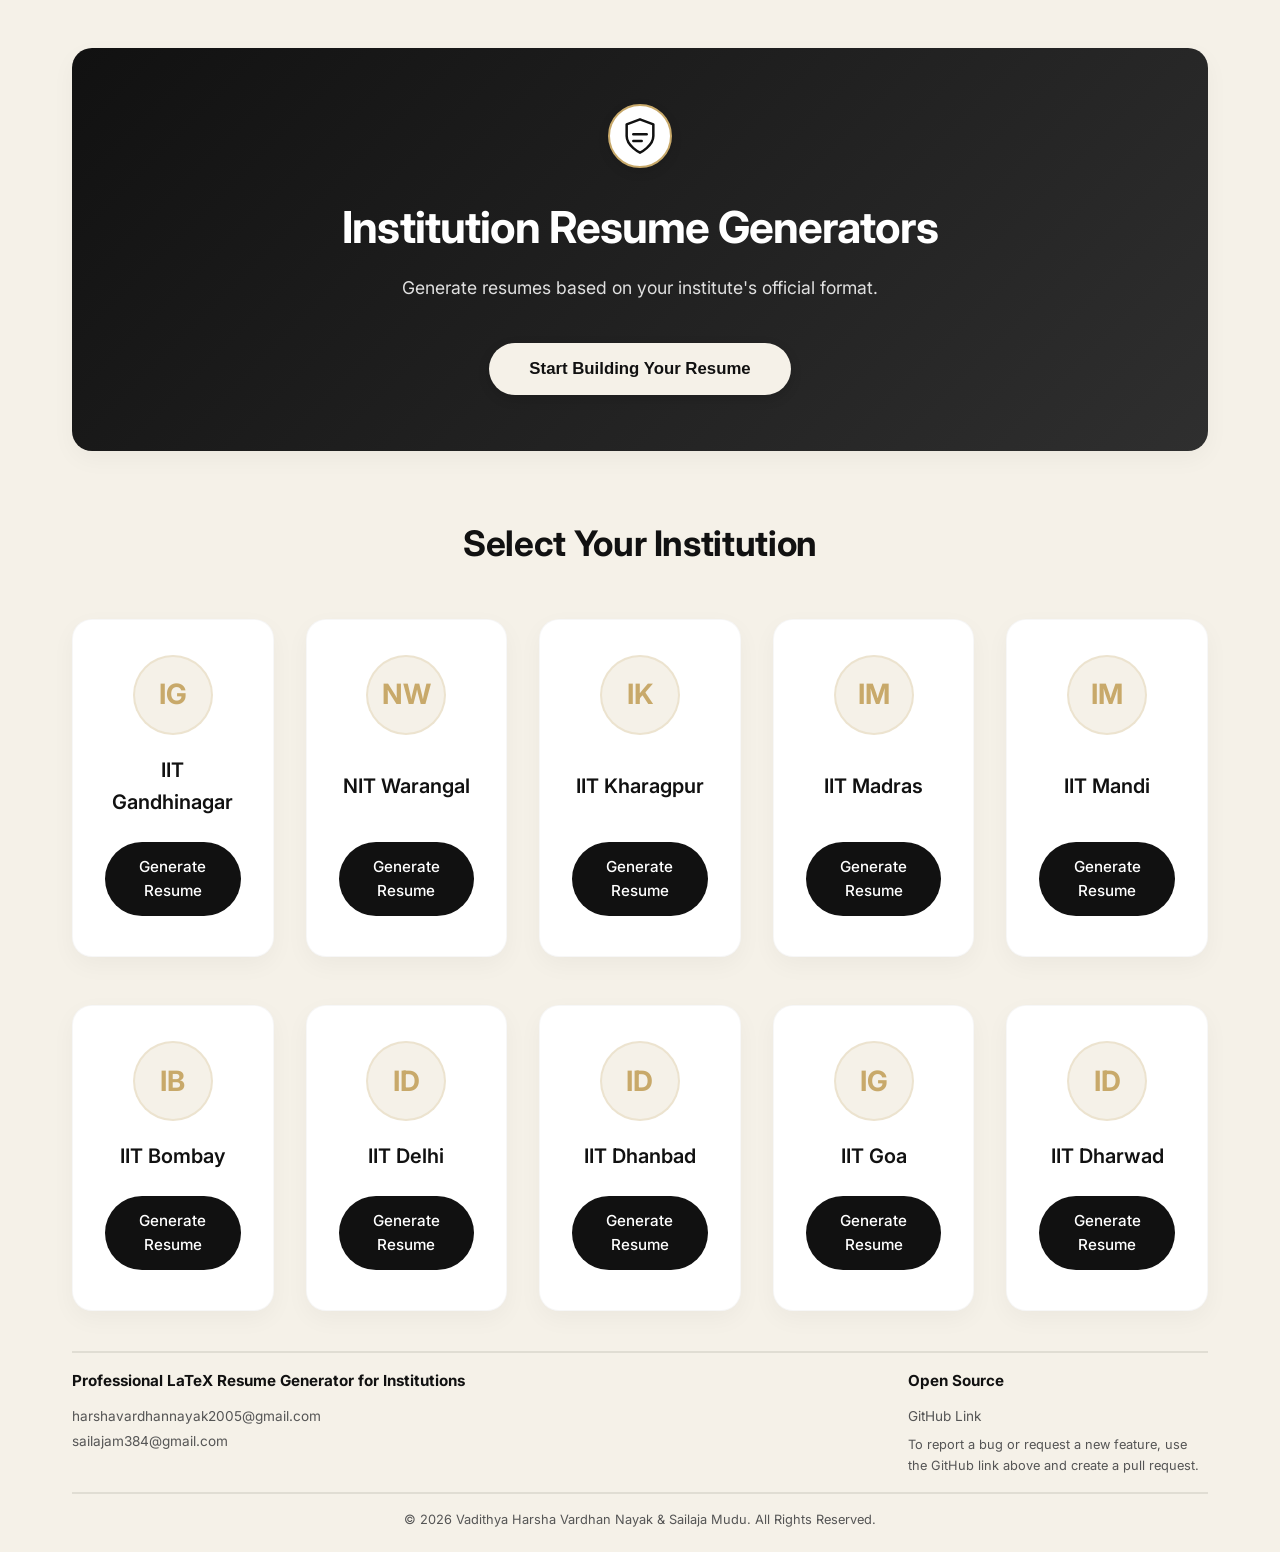
<file: index.html>
<!DOCTYPE html>
<html lang="en">

<head>
    <meta charset="UTF-8">
    <meta name="viewport" content="width=device-width, initial-scale=1.0">
    <title>Institute Resume Generator</title>
    <!-- Use modern, clean typography (Inter) -->
    <link href="https://fonts.googleapis.com/css2?family=Inter:wght@400;500;600;700&display=swap" rel="stylesheet">
    <link rel="stylesheet" href="style.css">
    <!-- Meta tags for SEO & best practices -->
    <meta name="description"
        content="Choose your institute and build a resume in the required academic format instantly.">
</head>

<body>
    <main class="container">
        <!-- Top Banner Section -->
        <header class="banner">
            <div class="banner-content">
                <div class="banner-logo">
                    <svg width="40" height="40" viewBox="0 0 24 24" fill="none" stroke="currentColor" stroke-width="1.5"
                        stroke-linecap="round" stroke-linejoin="round">
                        <path d="M12 22s8-4 8-10V5l-8-3-8 3v7c0 6 8 10 8 10z" />
                        <path d="M8 11h8" />
                        <path d="M8 15h5" />
                    </svg>
                </div>
                <h1>Institution Resume Generators</h1>
                <p>Generate resumes based on your institute's official format.</p>
                <button class="btn-primary" id="start-building-btn">Start Building Your Resume</button>
            </div>
        </header>

        <!-- Institutes Grid Section -->
        <section class="institutes-section">
            <h2>Select Your Institution</h2>
            <div class="institutes-grid" id="institutes-grid">
                <!-- Cards injected dynamically via JS -->
            </div>
        </section>
        <footer class="simple-footer">
            <div class="footer-layout">
                <div class="footer-col">
                    <h4 class="footer-heading">Professional LaTeX Resume Generator for Institutions </h4>
                    <a href="mailto:harshavardhannayak2005@gmail.com"
                        class="footer-link">harshavardhannayak2005@gmail.com</a>
                    <a href="mailto:sailajam384@gmail.com" class="footer-link">sailajam384@gmail.com</a>
                </div>

                <div class="footer-col">
                    <h4 class="footer-heading">Open Source</h4>
                    <a href="https://github.com/HARSHA219219/Build-My-Resume.git" class="footer-link">GitHub Link</a>
                    <p class="footer-note">To report a bug or request a new feature, use the GitHub link above and
                        create a pull request.</p>
                </div>
            </div>

            <div class="footer-bottom">
                <p>&copy; 2026 Vadithya Harsha Vardhan Nayak & Sailaja Mudu. All Rights Reserved.</p>
            </div>
        </footer>
    </main>
    <script src="script.js"></script>
</body>

</html>
</file>
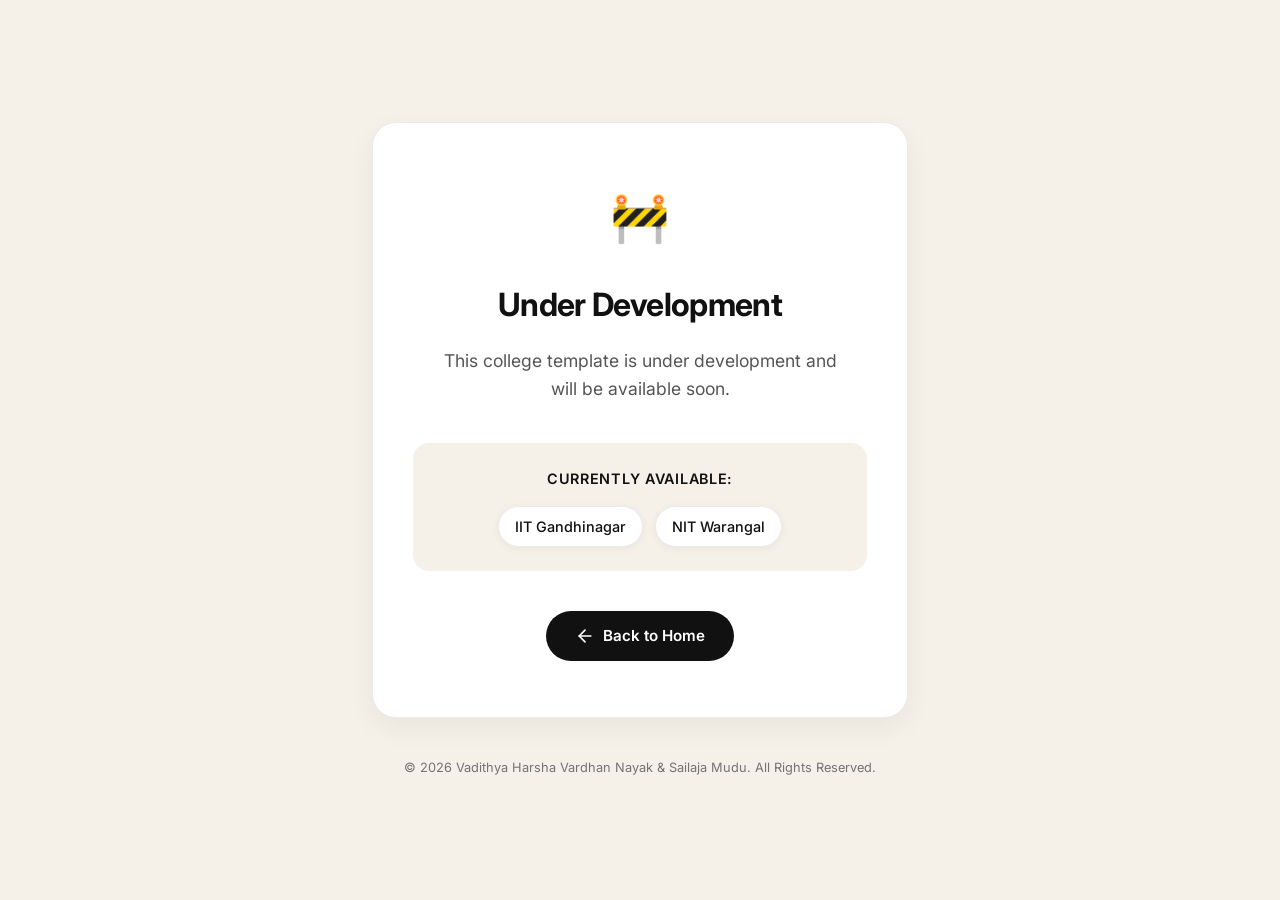
<file: Under Development/index.html>
<!DOCTYPE html>
<html lang="en">
<head>
    <meta charset="UTF-8">
    <meta name="viewport" content="width=device-width, initial-scale=1.0">
    <title>Under Development - Institute Resume Generator</title>
    <!-- Modern, clean typography (Inter) -->
    <link href="https://fonts.googleapis.com/css2?family=Inter:wght@400;500;600;700&display=swap" rel="stylesheet">
    <link rel="stylesheet" href="style.css">
    <meta name="description" content="This college template is currently under development.">
</head>
<body>
    <main class="container">
        <div class="content">
            <div class="icon-wrapper">
                <span class="emoji">🚧</span>
            </div>
            <h1>Under Development</h1>
            <p class="status-msg">This college template is under development and will be available soon.</p>
            
            <div class="availability-card">
                <p class="availability-label">Currently available:</p>
                <div class="institutes">
                    <span class="institute-tag">IIT Gandhinagar</span>
                    <span class="institute-tag">NIT Warangal</span>
                </div>
            </div>

            <a href="../index.html" class="btn-back">
                <svg width="20" height="20" viewBox="0 0 24 24" fill="none" stroke="currentColor" stroke-width="2" stroke-linecap="round" stroke-linejoin="round">
                    <line x1="19" y1="12" x2="5" y2="12"></line>
                    <polyline points="12 19 5 12 12 5"></polyline>
                </svg>
                Back to Home
            </a>
        </div>
        
        <footer class="footer">
            <p>&copy; 2026 Vadithya Harsha Vardhan Nayak & Sailaja Mudu. All Rights Reserved.</p>
        </footer>
    </main>
</body>
</html>
</file>
<file: style.css>
:root {
    --bg-cream: #F5F1E8;
    --text-black: #111111;
    --card-dark: #2F2F2F;
    --accent-gold: #C8A96A;
    /* Professional subtle gold */
    --accent-gold-light: rgba(200, 169, 106, 0.2);
    --white: #FFFFFF;
    --shadow: 0 8px 24px rgba(0, 0, 0, 0.04);
    --shadow-hover: 0 16px 32px rgba(0, 0, 0, 0.08);
}

* {
    margin: 0;
    padding: 0;
    box-sizing: border-box;
}

body {
    font-family: 'Inter', sans-serif;
    background-color: var(--bg-cream);
    color: var(--text-black);
    line-height: 1.6;
    -webkit-font-smoothing: antialiased;
}

.container {
    max-width: 1200px;
    margin: 0 auto;
    /* padding: 3rem 2rem; */
    padding-top: 3rem;
    padding-bottom: 0.3rem;
    padding-left: 2rem;
    padding-right: 2rem;
}

/* -----------------------------
   Banner Section
------------------------------ */
.banner {
    background: linear-gradient(135deg, var(--text-black) 0%, var(--card-dark) 100%);
    border-radius: 20px;
    padding: 3.5rem 2rem;
    text-align: center;
    color: var(--white);
    margin-bottom: 4rem;
    box-shadow: var(--shadow);
    max-width: 1200px;
    /* compact centered banner */
    margin-left: auto;
    margin-right: auto;
    display: flex;
    flex-direction: column;
    align-items: center;
}

.banner-logo {
    width: 64px;
    height: 64px;
    background-color: var(--white);
    border-radius: 50%;
    display: flex;
    justify-content: center;
    align-items: center;
    margin: 0 auto 1.5rem auto;
    border: 2px solid var(--accent-gold);
    color: var(--text-black);
    box-shadow: 0 4px 12px rgba(0, 0, 0, 0.1);
}

.banner h1 {
    font-size: 2.75rem;
    font-weight: 700;
    margin-bottom: 0.75rem;
    letter-spacing: -0.02em;
}

.banner p {
    font-size: 1.1rem;
    color: #e0e0e0;
    margin-bottom: 2.5rem;
    max-width: 500px;
    margin-left: auto;
    margin-right: auto;
    font-weight: 400;
}

.btn-primary {
    background-color: var(--bg-cream);
    color: var(--text-black);
    border: none;
    padding: 1rem 2.5rem;
    font-size: 1.05rem;
    font-weight: 600;
    border-radius: 50px;
    cursor: pointer;
    transition: all 0.3s cubic-bezier(0.25, 0.8, 0.25, 1);
    box-shadow: 0 4px 12px rgba(0, 0, 0, 0.15);
}

.btn-primary:hover {
    transform: translateY(-3px);
    box-shadow: 0 8px 20px rgba(0, 0, 0, 0.2);
    background-color: #fff;
}

.btn-primary:active {
    transform: translateY(-1px);
}

/* -----------------------------
   Institutes Section
------------------------------ */
.institutes-section h2 {
    font-size: 2.2rem;
    margin-bottom: 3rem;
    font-weight: 700;
    text-align: center;
    letter-spacing: -0.01em;
}

.institutes-grid {
    display: grid;
    grid-template-columns: repeat(auto-fill, minmax(220px, 1fr));
    gap: 3rem 2rem;
}

/* -----------------------------
   Card Design
------------------------------ */
.institute-card {
    background-color: var(--white);
    border-radius: 20px;
    padding: 2.5rem 2rem;
    display: flex;
    flex-direction: column;
    justify-content: space-between;
    align-items: center;
    text-align: center;
    box-shadow: var(--shadow);
    transition: all 0.3s cubic-bezier(0.25, 0.8, 0.25, 1);
    height: 100%;
    min-height: 280px;
    border: 1px solid rgba(0, 0, 0, 0.03);
    text-decoration: none;
    cursor: pointer;
}

.institute-card:hover {
    transform: translateY(-8px) scale(1.02);
    box-shadow: var(--shadow-hover);
    border-color: rgba(200, 169, 106, 0.3);
}

.card-logo-wrapper {
    height: 70px;
    display: flex;
    align-items: center;
    justify-content: center;
    margin-bottom: 1.5rem;
}

.btn-card {
    background-color: var(--text-black);
    color: var(--white);
    padding: 0.8rem 1.5rem;
    font-size: 0.95rem;
    font-weight: 500;
    border-radius: 50px;
    margin-top: 1.5rem;
    width: 100%;
    transition: background-color 0.3s ease;
}

.institute-card:hover .btn-card {
    background-color: var(--card-dark);
}

.logo-placeholder {
    width: 80px;
    height: 80px;
    background-color: var(--bg-cream);
    border-radius: 50%;
    display: flex;
    align-items: center;
    justify-content: center;
    color: var(--accent-gold);
    font-size: 1.75rem;
    font-weight: 700;
    border: 2px solid var(--accent-gold-light);
    transition: background-color 0.3s ease;
}

.institute-logo {
    max-width: 120px;
    max-height: 80px;
    object-fit: contain;
}

.institute-card:hover .logo-placeholder {
    background-color: var(--white);
    box-shadow: 0 4px 15px rgba(0, 0, 0, 0.05);
}

.institute-name {
    font-size: 1.25rem;
    font-weight: 600;
    color: var(--text-black);
    text-align: center;
    margin: 0;
}

/* Footer Section */
.simple-footer {
    border-top: 1px solid var(--border);
    padding: 1.5rem 0 1rem 0;
    margin-top: auto;
    /* Push to bottom */
}

.footer-layout {
    display: flex;
    justify-content: space-between;
    gap: 2rem;
    margin-top: 1rem;
    margin-bottom: 1rem;
    padding-top: 1rem;
    padding-bottom: 1rem;
    border-style: solid;
    border-width: 2px;
    border-color: #e0ddd3;
    border-left: none;
    border-right: none;
}

.footer-col {
    display: flex;
    flex-direction: column;
    gap: 0.25rem;
}

.footer-heading {
    font-size: 0.95rem;
    font-weight: 700;
    color: var(--text-main);
    margin: 0 0 0.5rem 0;
}

.footer-link {
    color: #555555;
    text-decoration: none;
    font-size: 0.85rem;
    transition: color 0.2s;
}

.footer-link:hover {
    color: var(--primary);
    text-decoration: underline;
}

.footer-note {
    font-size: 0.8rem;
    color: #555555;
    margin: 0.25rem 0 0 0;
    max-width: 300px;
}

.footer-bottom {
    text-align: center;
    border-top: 1px solid var(--border);
    /* padding-top: 1rem; */
}

.footer-bottom p {
    margin: 0;
    font-size: 0.8rem;
    color: #555555;
}

/* -----------------------------
   Responsive Design
------------------------------ */
@media (min-width: 1024px) {
    .institutes-grid {
        grid-template-columns: repeat(4, 1fr);
    }
}

@media (min-width: 1280px) {
    .institutes-grid {
        grid-template-columns: repeat(5, 1fr);
    }
}

@media (max-width: 992px) {
    .banner h1 {
        font-size: 2rem;
    }
}

@media (max-width: 650px) {
    .institutes-grid {
        grid-template-columns: repeat(auto-fill, minmax(180px, 1fr));
    }

    .banner h1 {
        font-size: 1.8rem;
    }

    .banner p {
        font-size: 1rem;
    }

    .container {
        padding: 2rem 1.5rem;
    }
}
</file>
<file: Under Development/style.css>
:root {
    --bg-cream: #F5F1E8;
    --text-black: #111111;
    --text-gray: #555555;
    --card-bg: #FFFFFF;
    --accent-gold: #C8A96A;
    --border-light: rgba(0, 0, 0, 0.08);
    --shadow: 0 10px 30px rgba(0, 0, 0, 0.05);
}

* {
    margin: 0;
    padding: 0;
    box-sizing: border-box;
}

body {
    font-family: 'Inter', sans-serif;
    background-color: var(--bg-cream);
    color: var(--text-black);
    line-height: 1.6;
    height: 100vh;
    display: flex;
    align-items: center;
    justify-content: center;
    -webkit-font-smoothing: antialiased;
}

.container {
    width: 100%;
    max-width: 600px;
    padding: 2rem;
    text-align: center;
    animation: fadeIn 0.8s ease-out;
}

@keyframes fadeIn {
    from {
        opacity: 0;
        transform: translateY(20px);
    }

    to {
        opacity: 1;
        transform: translateY(0);
    }
}

.content {
    background-color: var(--card-bg);
    padding: 3.5rem 2.5rem;
    border-radius: 24px;
    box-shadow: var(--shadow);
    border: 1px solid var(--border-light);
}

.icon-wrapper {
    margin-bottom: 1.5rem;
}

.emoji {
    font-size: 3rem;
}

h1 {
    font-size: 2rem;
    font-weight: 700;
    margin-bottom: 1rem;
    letter-spacing: -0.02em;
}

.status-msg {
    font-size: 1.1rem;
    color: var(--text-gray);
    margin-bottom: 2.5rem;
    max-width: 400px;
    margin-left: auto;
    margin-right: auto;
}

.availability-card {
    background-color: var(--bg-cream);
    padding: 1.5rem;
    border-radius: 16px;
    margin-bottom: 2.5rem;
}

.availability-label {
    font-size: 0.9rem;
    font-weight: 600;
    color: var(--text-black);
    text-transform: uppercase;
    letter-spacing: 0.05em;
    margin-bottom: 1rem;
}

.institutes {
    display: flex;
    flex-wrap: wrap;
    justify-content: center;
    gap: 0.75rem;
}

.institute-tag {
    background-color: var(--card-bg);
    color: var(--text-black);
    padding: 0.5rem 1rem;
    border-radius: 50px;
    font-size: 0.9rem;
    font-weight: 500;
    box-shadow: 0 2px 8px rgba(0, 0, 0, 0.05);
    border: 1px solid var(--border-light);
}

.btn-back {
    display: inline-flex;
    align-items: center;
    gap: 0.5rem;
    background-color: var(--text-black);
    color: white;
    text-decoration: none;
    padding: 0.8rem 1.8rem;
    border-radius: 50px;
    font-weight: 600;
    font-size: 0.95rem;
    transition: all 0.3s ease;
}

.btn-back:hover {
    transform: translateY(-2px);
    background-color: #333;
    box-shadow: 0 4px 12px rgba(0, 0, 0, 0.15);
}

.footer {
    margin-top: 2.5rem;
}

.footer p {
    font-size: 0.8rem;
    color: var(--text-gray);
    opacity: 0.8;
}

@media (max-width: 480px) {
    .content {
        padding: 2.5rem 1.5rem;
    }

    h1 {
        font-size: 1.75rem;
    }

    .status-msg {
        font-size: 1rem;
    }
}
</file>
